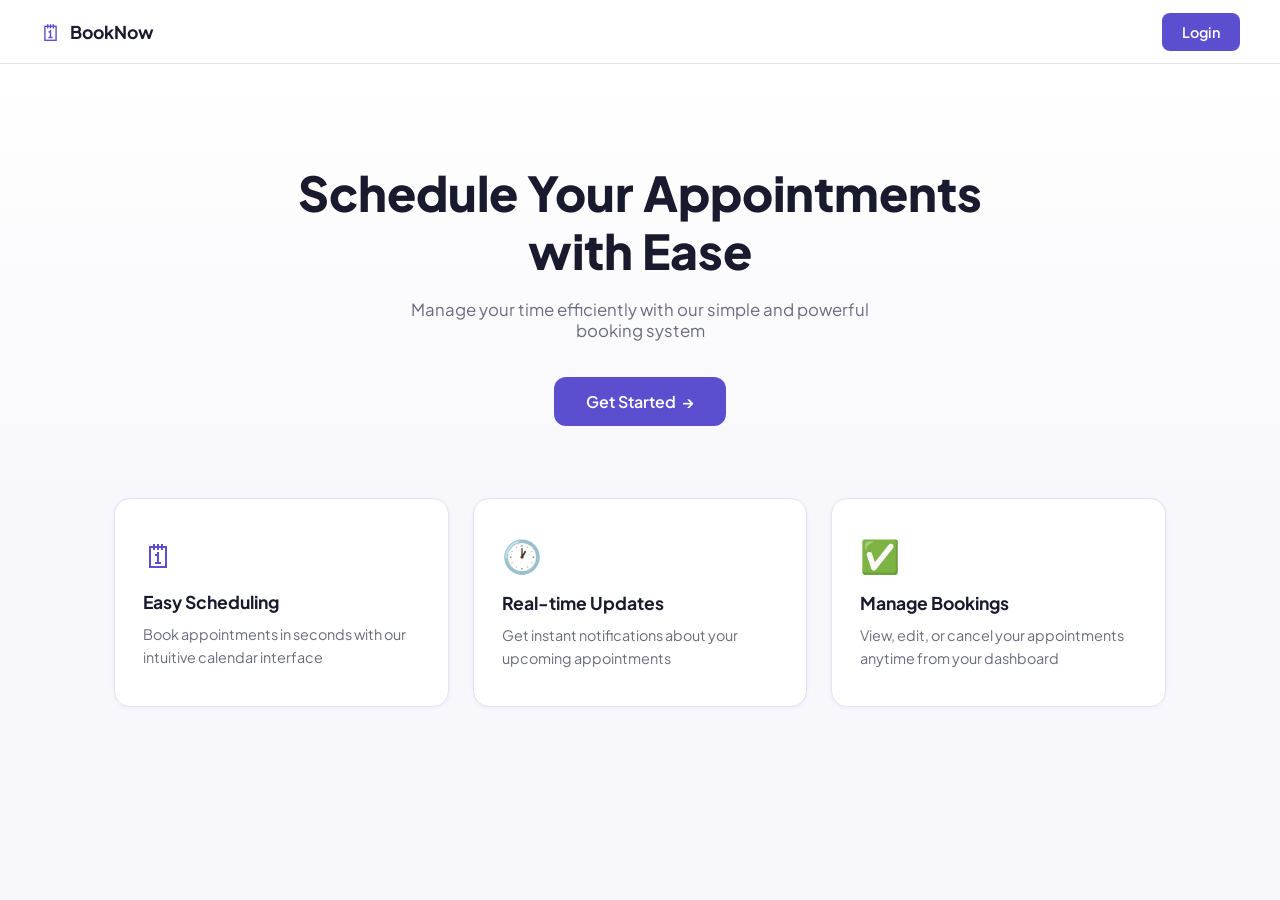
<file: index.html>
<!DOCTYPE html>
<html lang="en">
<head>
  <meta charset="UTF-8">
  <meta name="viewport" content="width=device-width, initial-scale=1.0">
  <title>BookNow – Schedule Your Appointments</title>
  <link rel="preconnect" href="https://fonts.googleapis.com">
  <link href="https://fonts.googleapis.com/css2?family=Plus+Jakarta+Sans:wght@400;500;600;700;800&display=swap" rel="stylesheet">
  <link rel="stylesheet" href="style.css">
</head>
<body class="page-home">

  <!-- NAV -->
  <nav class="navbar">
    <a href="index.html" class="brand">
      <span class="brand-icon">🗓</span>
      <span class="brand-name">BookNow</span>
    </a>
    <a href="login.html" class="btn-primary">Login</a>
  </nav>

  <!-- HERO -->
  <section class="hero">
    <h1 class="hero-title">Schedule Your Appointments<br>with Ease</h1>
    <p class="hero-sub">Manage your time efficiently with our simple and powerful booking system</p>
    <a href="login.html" class="btn-primary btn-lg">Get Started &nbsp;→</a>
  </section>

  <!-- FEATURE CARDS -->
  <section class="features">
    <div class="feature-card">
      <div class="feat-icon">🗓</div>
      <h3>Easy Scheduling</h3>
      <p>Book appointments in seconds with our intuitive calendar interface</p>
    </div>
    <div class="feature-card">
      <div class="feat-icon">🕐</div>
      <h3>Real-time Updates</h3>
      <p>Get instant notifications about your upcoming appointments</p>
    </div>
    <div class="feature-card">
      <div class="feat-icon">✅</div>
      <h3>Manage Bookings</h3>
      <p>View, edit, or cancel your appointments anytime from your dashboard</p>
    </div>
  </section>

</body>
</html>
</file>
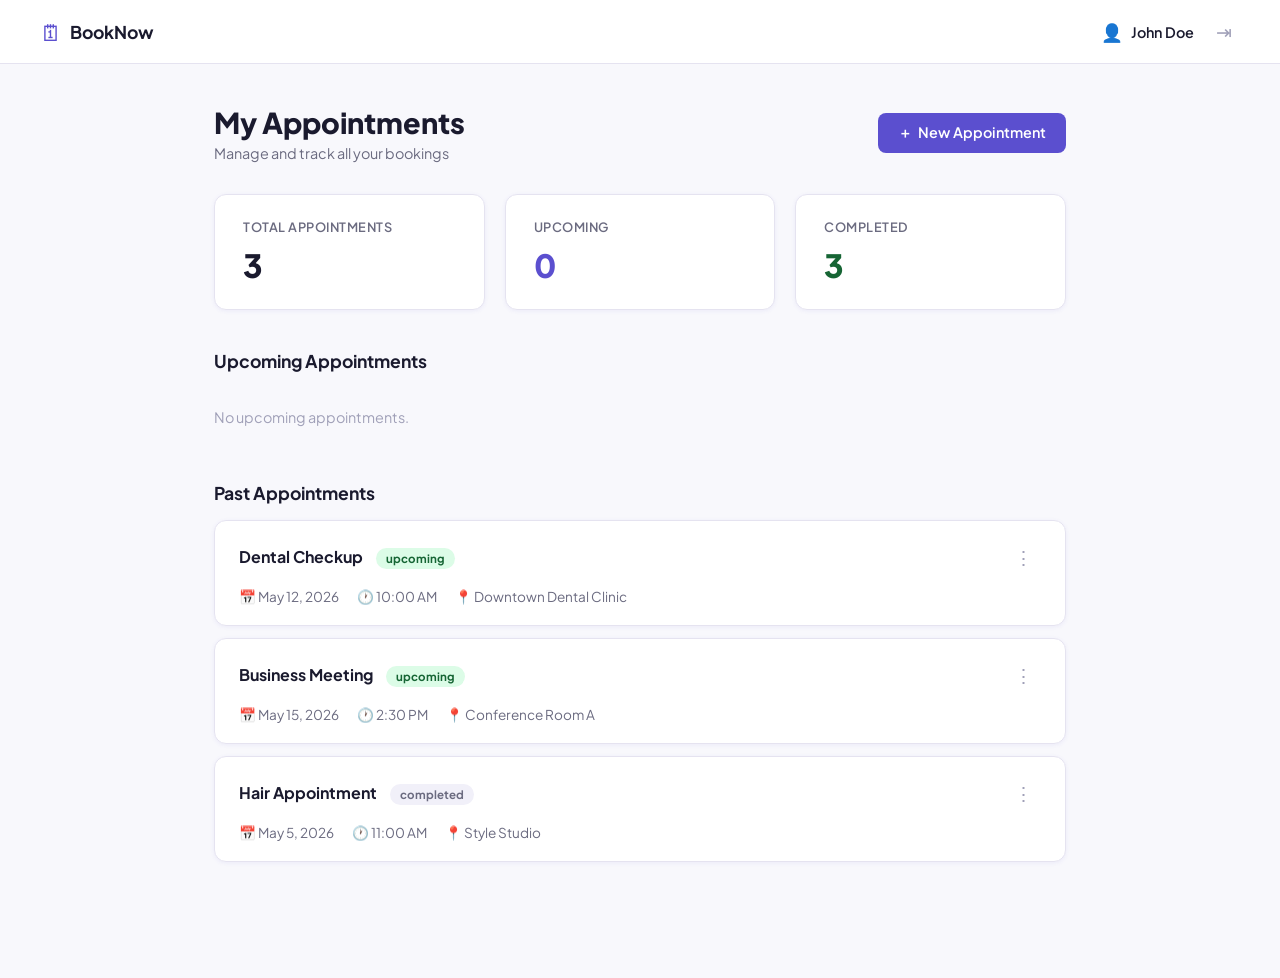
<file: dashboard.html>
<!DOCTYPE html>
<html lang="en">
<head>
  <meta charset="UTF-8">
  <meta name="viewport" content="width=device-width, initial-scale=1.0">
  <title>BookNow – Dashboard</title>
  <link rel="preconnect" href="https://fonts.googleapis.com">
  <link href="https://fonts.googleapis.com/css2?family=Plus+Jakarta+Sans:wght@400;500;600;700;800&display=swap" rel="stylesheet">
  <link rel="stylesheet" href="style.css">
</head>
<body class="page-dash">

  <!-- NAV -->
  <nav class="navbar">
    <a href="index.html" class="brand">
      <span class="brand-icon">🗓</span>
      <span class="brand-name">BookNow</span>
    </a>
    <div class="nav-right">
      <span class="user-info">
        <span class="user-avatar">👤</span>
        <span id="username-display">John Doe</span>
      </span>
      <a href="login.html" class="logout-btn" title="Logout">⇥</a>
    </div>
  </nav>

  <main class="dash-main">

    <!-- Header row -->
    <div class="dash-header-row">
      <div>
        <h1 class="dash-title">My Appointments</h1>
        <p class="dash-sub">Manage and track all your bookings</p>
      </div>
      <button class="btn-primary" onclick="openModal()">＋ &nbsp;New Appointment</button>
    </div>

    <!-- Stats -->
    <div class="stats-row">
      <div class="stat-card">
        <p class="stat-label">Total Appointments</p>
        <p class="stat-num" id="stat-total">0</p>
      </div>
      <div class="stat-card">
        <p class="stat-label">Upcoming</p>
        <p class="stat-num indigo" id="stat-upcoming">0</p>
      </div>
      <div class="stat-card">
        <p class="stat-label">Completed</p>
        <p class="stat-num green" id="stat-completed">0</p>
      </div>
    </div>

    <!-- Upcoming -->
    <section class="apt-section">
      <h2 class="section-title">Upcoming Appointments</h2>
      <div id="upcoming-list"></div>
      <p id="no-upcoming" class="empty-msg">No upcoming appointments.</p>
    </section>

    <!-- Past -->
    <section class="apt-section">
      <h2 class="section-title">Past Appointments</h2>
      <div id="past-list"></div>
      <p id="no-past" class="empty-msg">No past appointments.</p>
    </section>

  </main>

  <!-- NEW APPOINTMENT MODAL -->
  <div id="modal-overlay" class="modal-overlay" onclick="closeModal(event)">
    <div class="modal-card">
      <h3 class="modal-title">New Appointment</h3>

      <div class="form-field">
        <label for="apt-title">Title</label>
        <input type="text" id="apt-title" placeholder="e.g. Dental Checkup">
      </div>
      <div class="form-field">
        <label for="apt-date">Date</label>
        <input type="date" id="apt-date">
      </div>
      <div class="form-field">
        <label for="apt-time">Time</label>
        <input type="time" id="apt-time">
      </div>
      <div class="form-field">
        <label for="apt-location">Location</label>
        <input type="text" id="apt-location" placeholder="e.g. Downtown Clinic">
      </div>

      <p id="modal-error" class="error-msg" style="display:none"></p>

      <div class="modal-actions">
        <button class="btn-outline" onclick="closeModal()">Cancel</button>
        <button class="btn-primary" onclick="addAppointment()">Book Appointment</button>
      </div>
    </div>
  </div>

  <script src="script.js"></script>
  <script>
    // Seed appointments
    const appointments = [
      { id: 1, title: "Dental Checkup",  date: "2026-05-12", time: "10:00", location: "Downtown Dental Clinic",  status: "upcoming" },
      { id: 2, title: "Business Meeting", date: "2026-05-15", time: "14:30", location: "Conference Room A",       status: "upcoming" },
      { id: 3, title: "Hair Appointment", date: "2026-05-05", time: "11:00", location: "Style Studio",            status: "completed" },
    ];
    let nextId = 4;

    function renderAll() {
      const today = new Date().toISOString().split("T")[0];
      const upcoming = appointments.filter(a => a.date >= today && a.status !== "completed");
      const past     = appointments.filter(a => a.date <  today || a.status === "completed");

      document.getElementById("stat-total").textContent    = appointments.length;
      document.getElementById("stat-upcoming").textContent = upcoming.length;
      document.getElementById("stat-completed").textContent = past.length;

      renderList("upcoming-list", "no-upcoming", upcoming);
      renderList("past-list",     "no-past",     past);
    }

    function renderList(listId, emptyId, items) {
      const list  = document.getElementById(listId);
      const empty = document.getElementById(emptyId);
      list.innerHTML = "";
      if (items.length === 0) { empty.style.display = "block"; return; }
      empty.style.display = "none";
      items.forEach(apt => {
        const div = document.createElement("div");
        div.className = "apt-card";
        div.innerHTML = `
          <div class="apt-card-top">
            <div>
              <span class="apt-name">${apt.title}</span>
              <span class="badge ${apt.status}">${apt.status}</span>
            </div>
            <div class="apt-menu" onclick="toggleMenu(${apt.id})">⋮
              <div class="apt-dropdown" id="menu-${apt.id}">
                <button onclick="deleteApt(${apt.id})">🗑 Delete</button>
              </div>
            </div>
          </div>
          <div class="apt-details">
            <span>📅 ${formatDate(apt.date)}</span>
            <span>🕐 ${formatTime(apt.time)}</span>
            <span>📍 ${apt.location}</span>
          </div>`;
        list.appendChild(div);
      });
    }

    function formatDate(d) {
      return new Date(d + "T00:00:00").toLocaleDateString("en-US", { month: "short", day: "numeric", year: "numeric" });
    }
    function formatTime(t) {
      const [h, m] = t.split(":").map(Number);
      const ampm = h >= 12 ? "PM" : "AM";
      return `${h % 12 || 12}:${String(m).padStart(2,"0")} ${ampm}`;
    }

    function openModal() {
      document.getElementById("modal-overlay").classList.add("open");
      document.getElementById("apt-date").min = new Date().toISOString().split("T")[0];
    }
    function closeModal(e) {
      if (!e || e.target === document.getElementById("modal-overlay")) {
        document.getElementById("modal-overlay").classList.remove("open");
        document.getElementById("modal-error").style.display = "none";
      }
    }

    function addAppointment() {
      const title    = document.getElementById("apt-title").value.trim();
      const date     = document.getElementById("apt-date").value;
      const time     = document.getElementById("apt-time").value;
      const location = document.getElementById("apt-location").value.trim();
      const err      = document.getElementById("modal-error");

      if (!title || !date || !time || !location) {
        err.textContent = "Please fill in all fields.";
        err.style.display = "block";
        return;
      }
      appointments.push({ id: nextId++, title, date, time, location, status: "upcoming" });
      closeModal();
      renderAll();
      // reset
      ["apt-title","apt-date","apt-time","apt-location"].forEach(id => document.getElementById(id).value = "");
    }

    function deleteApt(id) {
      const i = appointments.findIndex(a => a.id === id);
      if (i !== -1) appointments.splice(i, 1);
      renderAll();
    }

    function toggleMenu(id) {
      document.querySelectorAll(".apt-dropdown").forEach(d => {
        if (d.id !== `menu-${id}`) d.classList.remove("show");
      });
      document.getElementById(`menu-${id}`).classList.toggle("show");
    }

    document.addEventListener("click", e => {
      if (!e.target.closest(".apt-menu")) {
        document.querySelectorAll(".apt-dropdown").forEach(d => d.classList.remove("show"));
      }
    });

    renderAll();
  </script>

</body>
</html>
</file>
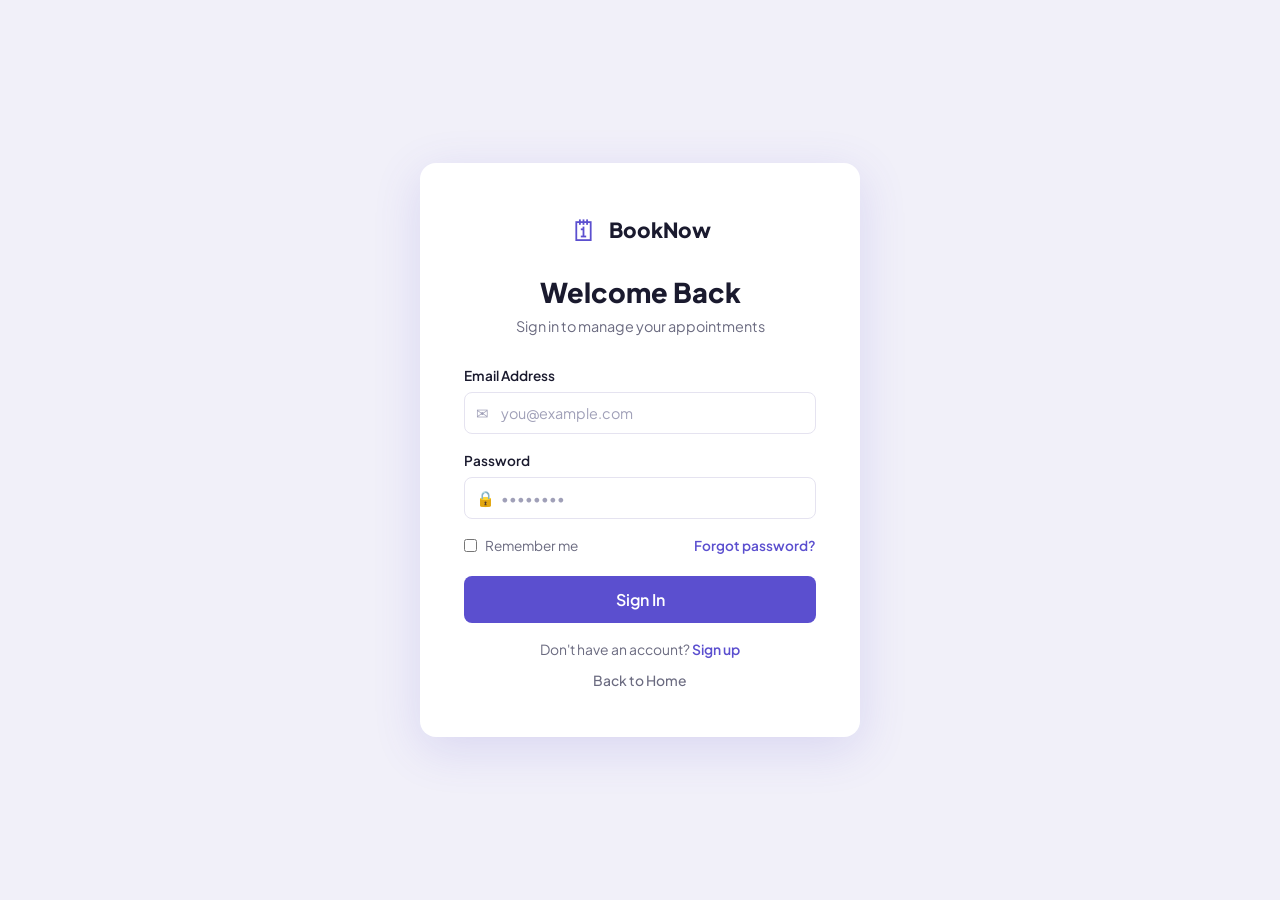
<file: login.html>
<!DOCTYPE html>
<html lang="en">
<head>
  <meta charset="UTF-8">
  <meta name="viewport" content="width=device-width, initial-scale=1.0">
  <title>BookNow – Login</title>
  <link rel="preconnect" href="https://fonts.googleapis.com">
  <link href="https://fonts.googleapis.com/css2?family=Plus+Jakarta+Sans:wght@400;500;600;700;800&display=swap" rel="stylesheet">
  <link rel="stylesheet" href="style.css">
</head>
<body class="page-login">

  <div class="login-card">
    <!-- Logo -->
    <div class="login-logo">
      <span class="brand-icon">🗓</span>
      <span class="brand-name">BookNow</span>
    </div>

    <h2 class="login-title">Welcome Back</h2>
    <p class="login-sub">Sign in to manage your appointments</p>

    <!-- Email -->
    <div class="form-field">
      <label for="email">Email Address</label>
      <div class="input-wrap">
        <span class="input-icon">✉</span>
        <input type="email" id="email" placeholder="you@example.com" autocomplete="email">
      </div>
    </div>

    <!-- Password -->
    <div class="form-field">
      <label for="password">Password</label>
      <div class="input-wrap">
        <span class="input-icon">🔒</span>
        <input type="password" id="password" placeholder="••••••••" autocomplete="current-password">
      </div>
    </div>

    <!-- Remember / Forgot -->
    <div class="login-row">
      <label class="check-label">
        <input type="checkbox" id="remember"> Remember me
      </label>
      <a href="#" class="forgot-link">Forgot password?</a>
    </div>

    <!-- Error message -->
    <p id="error-msg" class="error-msg" style="display:none"></p>

    <!-- Sign In -->
    <button class="btn-primary btn-full" id="signin-btn" onclick="login()">Sign In</button>

    <p class="signup-row">Don't have an account? <a href="#">Sign up</a></p>
    <a href="index.html" class="back-home">Back to Home</a>
  </div>

  <script src="script.js"></script>
</body>
</html>
</file>
<file: style.css>
/* ===========================
   BookNow – Design System CSS
   Matching Figma UI (indigo)
   =========================== */

:root {
  --indigo:      #5b4fcf;
  --indigo-dark: #4a3fb8;
  --indigo-soft: #ede9ff;
  --green:       #22c55e;
  --green-soft:  #dcfce7;
  --green-text:  #166534;
  --indigo-text: #3730a3;
  --gray-50:     #f8f8fc;
  --gray-100:    #f1f0f9;
  --gray-200:    #e5e3f0;
  --gray-400:    #a0a0b8;
  --gray-600:    #6b6b80;
  --gray-900:    #1a1a2e;
  --white:       #ffffff;
  --radius-sm:   8px;
  --radius-md:   12px;
  --radius-lg:   16px;
  --shadow-sm:   0 1px 4px rgba(91,79,207,.08);
  --shadow-md:   0 4px 24px rgba(91,79,207,.12);
  --shadow-lg:   0 12px 48px rgba(91,79,207,.16);
  --font:        'Plus Jakarta Sans', sans-serif;
}

*, *::before, *::after { box-sizing: border-box; margin: 0; padding: 0; }

body {
  font-family: var(--font);
  background: var(--gray-50);
  color: var(--gray-900);
  min-height: 100vh;
}

/* ===== NAVBAR ===== */
.navbar {
  display: flex;
  align-items: center;
  justify-content: space-between;
  padding: 0 40px;
  height: 64px;
  background: var(--white);
  border-bottom: 1px solid var(--gray-200);
  position: sticky; top: 0; z-index: 100;
}

.brand {
  display: flex;
  align-items: center;
  gap: 8px;
  text-decoration: none;
  color: var(--gray-900);
}
.brand-icon { font-size: 1.4rem; color: var(--indigo); }
.brand-name {
  font-weight: 700;
  font-size: 1.1rem;
  color: var(--gray-900);
}

/* ===== BUTTONS ===== */
.btn-primary {
  display: inline-flex;
  align-items: center;
  gap: 6px;
  background: var(--indigo);
  color: var(--white);
  border: none;
  border-radius: var(--radius-sm);
  padding: 10px 20px;
  font-family: var(--font);
  font-size: 0.9rem;
  font-weight: 600;
  cursor: pointer;
  text-decoration: none;
  transition: background .18s, transform .12s;
}
.btn-primary:hover  { background: var(--indigo-dark); transform: translateY(-1px); }
.btn-primary:active { transform: translateY(0); }

.btn-primary.btn-lg {
  padding: 14px 32px;
  font-size: 1rem;
  border-radius: var(--radius-md);
}
.btn-primary.btn-full { width: 100%; justify-content: center; padding: 13px; font-size: 1rem; }

.btn-outline {
  background: var(--white);
  color: var(--gray-600);
  border: 1.5px solid var(--gray-200);
  border-radius: var(--radius-sm);
  padding: 10px 20px;
  font-family: var(--font);
  font-size: 0.9rem;
  font-weight: 600;
  cursor: pointer;
  transition: border-color .18s, color .18s;
}
.btn-outline:hover { border-color: var(--indigo); color: var(--indigo); }

/* ===== HOME PAGE ===== */
.page-home { background: var(--gray-50); }

.hero {
  text-align: center;
  padding: 100px 24px 72px;
  background: linear-gradient(180deg, var(--white) 0%, var(--gray-50) 100%);
  animation: fadeUp .6s ease both;
}
.hero-title {
  font-size: clamp(2rem, 5vw, 3rem);
  font-weight: 800;
  color: var(--gray-900);
  line-height: 1.2;
  margin-bottom: 20px;
}
.hero-sub {
  font-size: 1.05rem;
  color: var(--gray-600);
  max-width: 520px;
  margin: 0 auto 36px;
}

.features {
  display: grid;
  grid-template-columns: repeat(auto-fit, minmax(260px, 1fr));
  gap: 24px;
  max-width: 1100px;
  margin: 0 auto;
  padding: 0 24px 80px;
  animation: fadeUp .6s .15s ease both;
}
.feature-card {
  background: var(--white);
  border-radius: var(--radius-lg);
  padding: 36px 28px;
  box-shadow: var(--shadow-sm);
  border: 1px solid var(--gray-200);
  transition: box-shadow .2s, transform .2s;
}
.feature-card:hover { box-shadow: var(--shadow-md); transform: translateY(-3px); }
.feat-icon { font-size: 2rem; color: var(--indigo); margin-bottom: 16px; }
.feature-card h3 { font-size: 1.1rem; font-weight: 700; margin-bottom: 10px; }
.feature-card p  { font-size: 0.9rem; color: var(--gray-600); line-height: 1.6; }

/* ===== LOGIN PAGE ===== */
.page-login {
  display: flex;
  align-items: center;
  justify-content: center;
  min-height: 100vh;
  background: var(--gray-100);
}

.login-card {
  background: var(--white);
  border-radius: var(--radius-lg);
  padding: 48px 44px;
  width: 440px;
  max-width: 95vw;
  box-shadow: var(--shadow-lg);
  animation: fadeUp .5s ease both;
  text-align: center;
}
.login-logo {
  display: flex;
  align-items: center;
  justify-content: center;
  gap: 10px;
  margin-bottom: 28px;
}
.login-logo .brand-icon { font-size: 1.8rem; }
.login-logo .brand-name { font-size: 1.3rem; font-weight: 800; }

.login-title { font-size: 1.7rem; font-weight: 800; margin-bottom: 8px; }
.login-sub   { font-size: 0.9rem; color: var(--gray-600); margin-bottom: 32px; }

/* ===== SHARED FORM ===== */
.form-field {
  text-align: left;
  margin-bottom: 18px;
}
.form-field label {
  display: block;
  font-size: 0.85rem;
  font-weight: 600;
  color: var(--gray-900);
  margin-bottom: 8px;
}
.form-field input {
  width: 100%;
  padding: 11px 14px;
  border: 1.5px solid var(--gray-200);
  border-radius: var(--radius-sm);
  font-family: var(--font);
  font-size: 0.9rem;
  color: var(--gray-900);
  background: var(--white);
  outline: none;
  transition: border-color .18s, box-shadow .18s;
}
.form-field input:focus {
  border-color: var(--indigo);
  box-shadow: 0 0 0 3px var(--indigo-soft);
}
.form-field input::placeholder { color: var(--gray-400); }

.input-wrap { position: relative; }
.input-icon {
  position: absolute;
  left: 12px; top: 50%;
  transform: translateY(-50%);
  font-size: 0.95rem;
  color: var(--gray-400);
  pointer-events: none;
}
.input-wrap input { padding-left: 36px; }

.login-row {
  display: flex;
  align-items: center;
  justify-content: space-between;
  margin-bottom: 22px;
}
.check-label {
  display: flex;
  align-items: center;
  gap: 8px;
  font-size: 0.85rem;
  color: var(--gray-600);
  cursor: pointer;
}
.check-label input[type=checkbox] { accent-color: var(--indigo); }
.forgot-link { font-size: 0.85rem; color: var(--indigo); font-weight: 600; text-decoration: none; }
.forgot-link:hover { text-decoration: underline; }

.signup-row {
  margin-top: 18px;
  font-size: 0.87rem;
  color: var(--gray-600);
}
.signup-row a { color: var(--indigo); font-weight: 600; text-decoration: none; }
.signup-row a:hover { text-decoration: underline; }

.back-home {
  display: block;
  margin-top: 14px;
  font-size: 0.87rem;
  color: var(--gray-600);
  text-decoration: none;
  font-weight: 500;
}
.back-home:hover { color: var(--indigo); }

.error-msg {
  font-size: 0.85rem;
  color: #dc2626;
  background: #fef2f2;
  border: 1px solid #fecaca;
  border-radius: var(--radius-sm);
  padding: 10px 14px;
  margin-bottom: 14px;
  text-align: left;
}

/* ===== DASHBOARD ===== */
.page-dash { background: var(--gray-50); }

.nav-right { display: flex; align-items: center; gap: 14px; }
.user-info  { display: flex; align-items: center; gap: 8px; font-size: 0.9rem; font-weight: 600; color: var(--gray-900); }
.user-avatar { font-size: 1.1rem; }
.logout-btn {
  font-size: 1.2rem;
  color: var(--gray-400);
  text-decoration: none;
  padding: 4px 8px;
  border-radius: var(--radius-sm);
  transition: color .18s, background .18s;
}
.logout-btn:hover { color: var(--indigo); background: var(--indigo-soft); }

.dash-main {
  max-width: 900px;
  margin: 0 auto;
  padding: 40px 24px 80px;
}

.dash-header-row {
  display: flex;
  align-items: center;
  justify-content: space-between;
  margin-bottom: 32px;
  flex-wrap: wrap;
  gap: 16px;
  animation: fadeUp .5s ease both;
}
.dash-title { font-size: 1.8rem; font-weight: 800; }
.dash-sub   { font-size: 0.9rem; color: var(--gray-600); margin-top: 4px; }

/* Stats */
.stats-row {
  display: grid;
  grid-template-columns: repeat(3, 1fr);
  gap: 20px;
  margin-bottom: 40px;
  animation: fadeUp .5s .08s ease both;
}
.stat-card {
  background: var(--white);
  border: 1px solid var(--gray-200);
  border-radius: var(--radius-md);
  padding: 24px 28px;
  box-shadow: var(--shadow-sm);
}
.stat-label { font-size: 0.8rem; color: var(--gray-600); font-weight: 600; margin-bottom: 10px; text-transform: uppercase; letter-spacing: .04em; }
.stat-num   { font-size: 2rem; font-weight: 800; color: var(--gray-900); }
.stat-num.indigo { color: var(--indigo); }
.stat-num.green  { color: var(--green-text); }

/* Appointment sections */
.apt-section { margin-bottom: 36px; animation: fadeUp .5s .15s ease both; }
.section-title { font-size: 1.1rem; font-weight: 700; margin-bottom: 16px; color: var(--gray-900); }
.empty-msg { font-size: 0.9rem; color: var(--gray-400); padding: 20px 0; }

.apt-card {
  background: var(--white);
  border: 1px solid var(--gray-200);
  border-radius: var(--radius-md);
  padding: 20px 24px;
  margin-bottom: 12px;
  box-shadow: var(--shadow-sm);
  transition: box-shadow .18s;
}
.apt-card:hover { box-shadow: var(--shadow-md); }

.apt-card-top {
  display: flex;
  align-items: center;
  justify-content: space-between;
  margin-bottom: 14px;
}
.apt-name { font-size: 1rem; font-weight: 700; margin-right: 10px; }

.badge {
  display: inline-block;
  font-size: 0.72rem;
  font-weight: 700;
  padding: 3px 10px;
  border-radius: 100px;
  text-transform: lowercase;
}
.badge.upcoming  { background: var(--green-soft); color: var(--green-text); }
.badge.completed { background: var(--gray-100);   color: var(--gray-600);   }

.apt-details {
  display: flex;
  flex-wrap: wrap;
  gap: 18px;
  font-size: 0.85rem;
  color: var(--gray-600);
}

/* Three-dot menu */
.apt-menu {
  position: relative;
  cursor: pointer;
  font-size: 1.2rem;
  color: var(--gray-400);
  padding: 4px 8px;
  border-radius: var(--radius-sm);
  transition: background .15s;
  user-select: none;
}
.apt-menu:hover { background: var(--gray-100); color: var(--gray-900); }
.apt-dropdown {
  display: none;
  position: absolute;
  right: 0; top: 110%;
  background: var(--white);
  border: 1px solid var(--gray-200);
  border-radius: var(--radius-sm);
  box-shadow: var(--shadow-md);
  min-width: 130px;
  z-index: 50;
  overflow: hidden;
}
.apt-dropdown.show { display: block; }
.apt-dropdown button {
  display: flex;
  width: 100%;
  padding: 10px 16px;
  font-family: var(--font);
  font-size: 0.85rem;
  font-weight: 500;
  background: none;
  border: none;
  cursor: pointer;
  color: #dc2626;
  gap: 8px;
  transition: background .15s;
}
.apt-dropdown button:hover { background: #fef2f2; }

/* ===== MODAL ===== */
.modal-overlay {
  display: none;
  position: fixed;
  inset: 0;
  background: rgba(26,26,46,.45);
  backdrop-filter: blur(4px);
  z-index: 200;
  align-items: center;
  justify-content: center;
}
.modal-overlay.open { display: flex; }

.modal-card {
  background: var(--white);
  border-radius: var(--radius-lg);
  padding: 36px 36px 28px;
  width: 460px;
  max-width: 95vw;
  box-shadow: var(--shadow-lg);
  animation: fadeUp .3s ease both;
}
.modal-title { font-size: 1.2rem; font-weight: 800; margin-bottom: 24px; }
.modal-actions { display: flex; gap: 12px; justify-content: flex-end; margin-top: 8px; }

/* ===== ANIMATIONS ===== */
@keyframes fadeUp {
  from { opacity: 0; transform: translateY(20px); }
  to   { opacity: 1; transform: translateY(0); }
}

/* ===== RESPONSIVE ===== */
@media (max-width: 600px) {
  .navbar { padding: 0 16px; }
  .stats-row { grid-template-columns: 1fr; }
  .dash-header-row { flex-direction: column; align-items: flex-start; }
  .login-card { padding: 32px 24px; }
}
</file>
